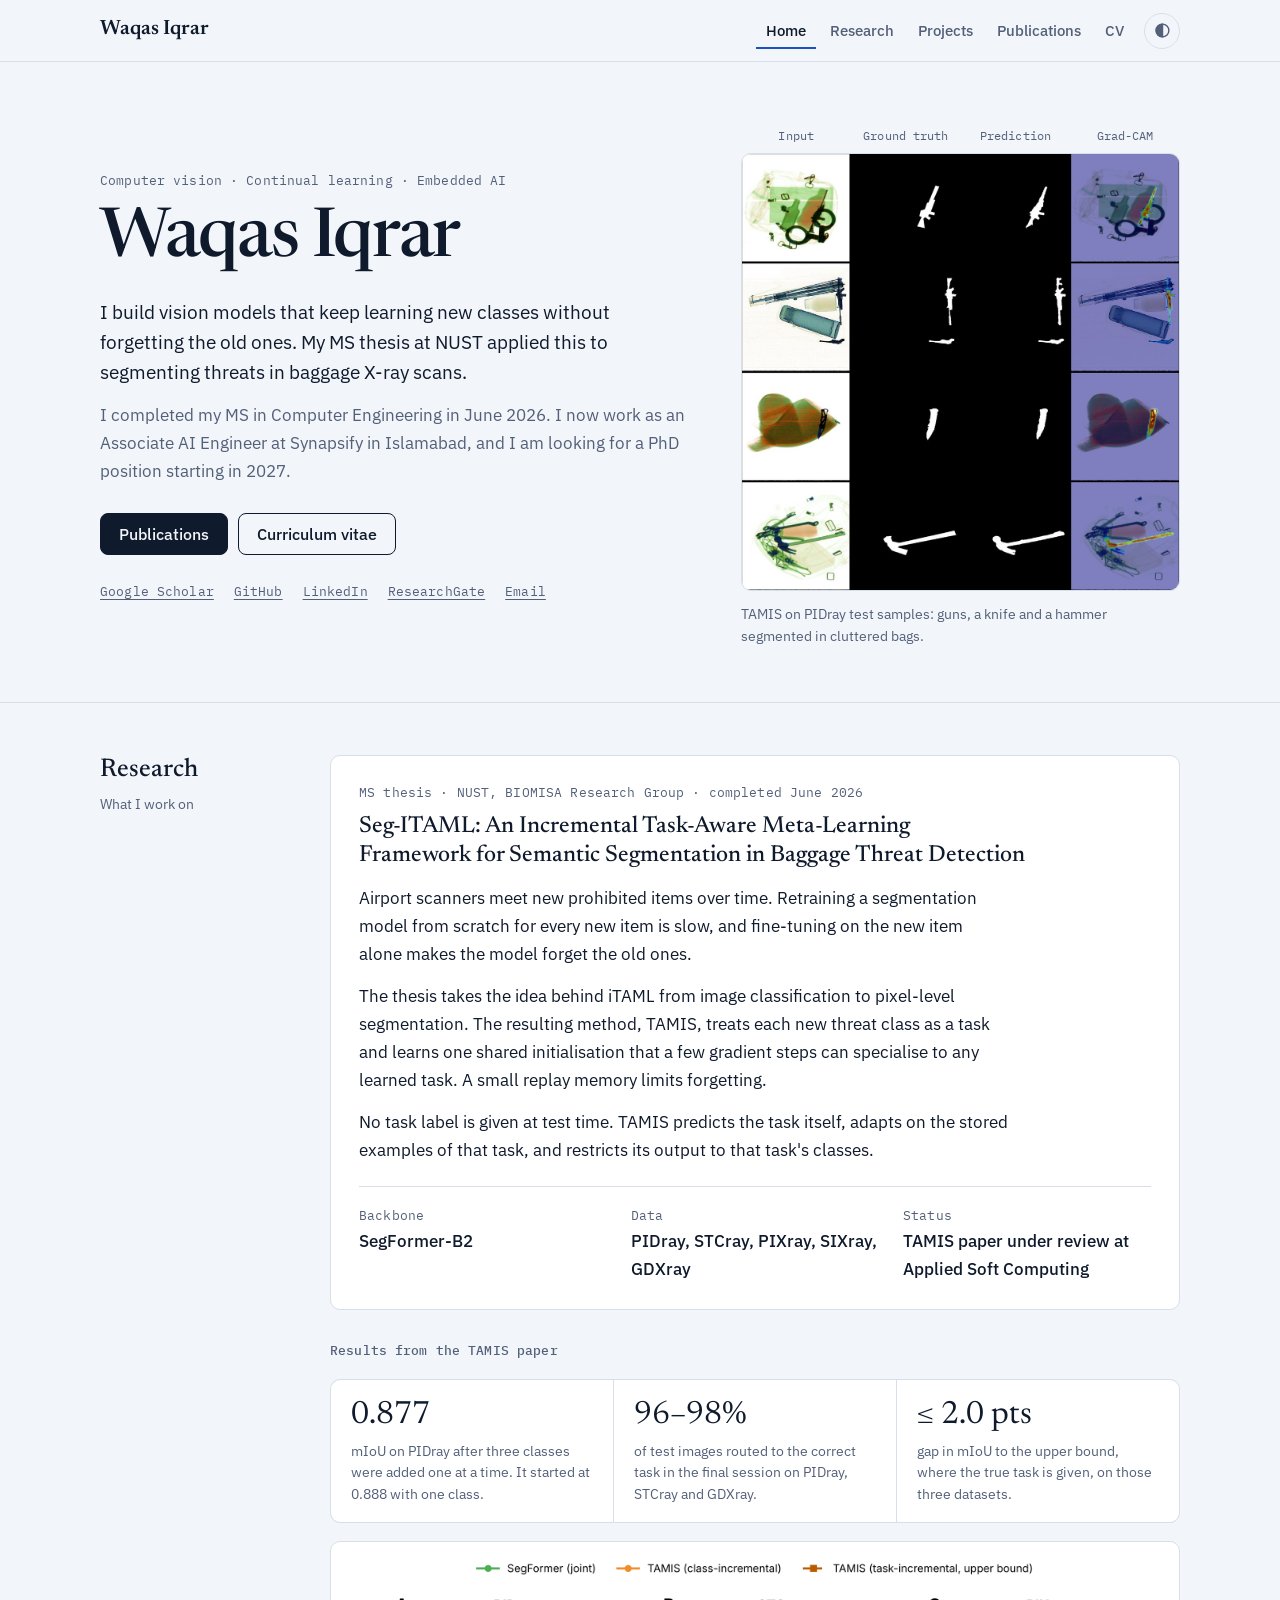
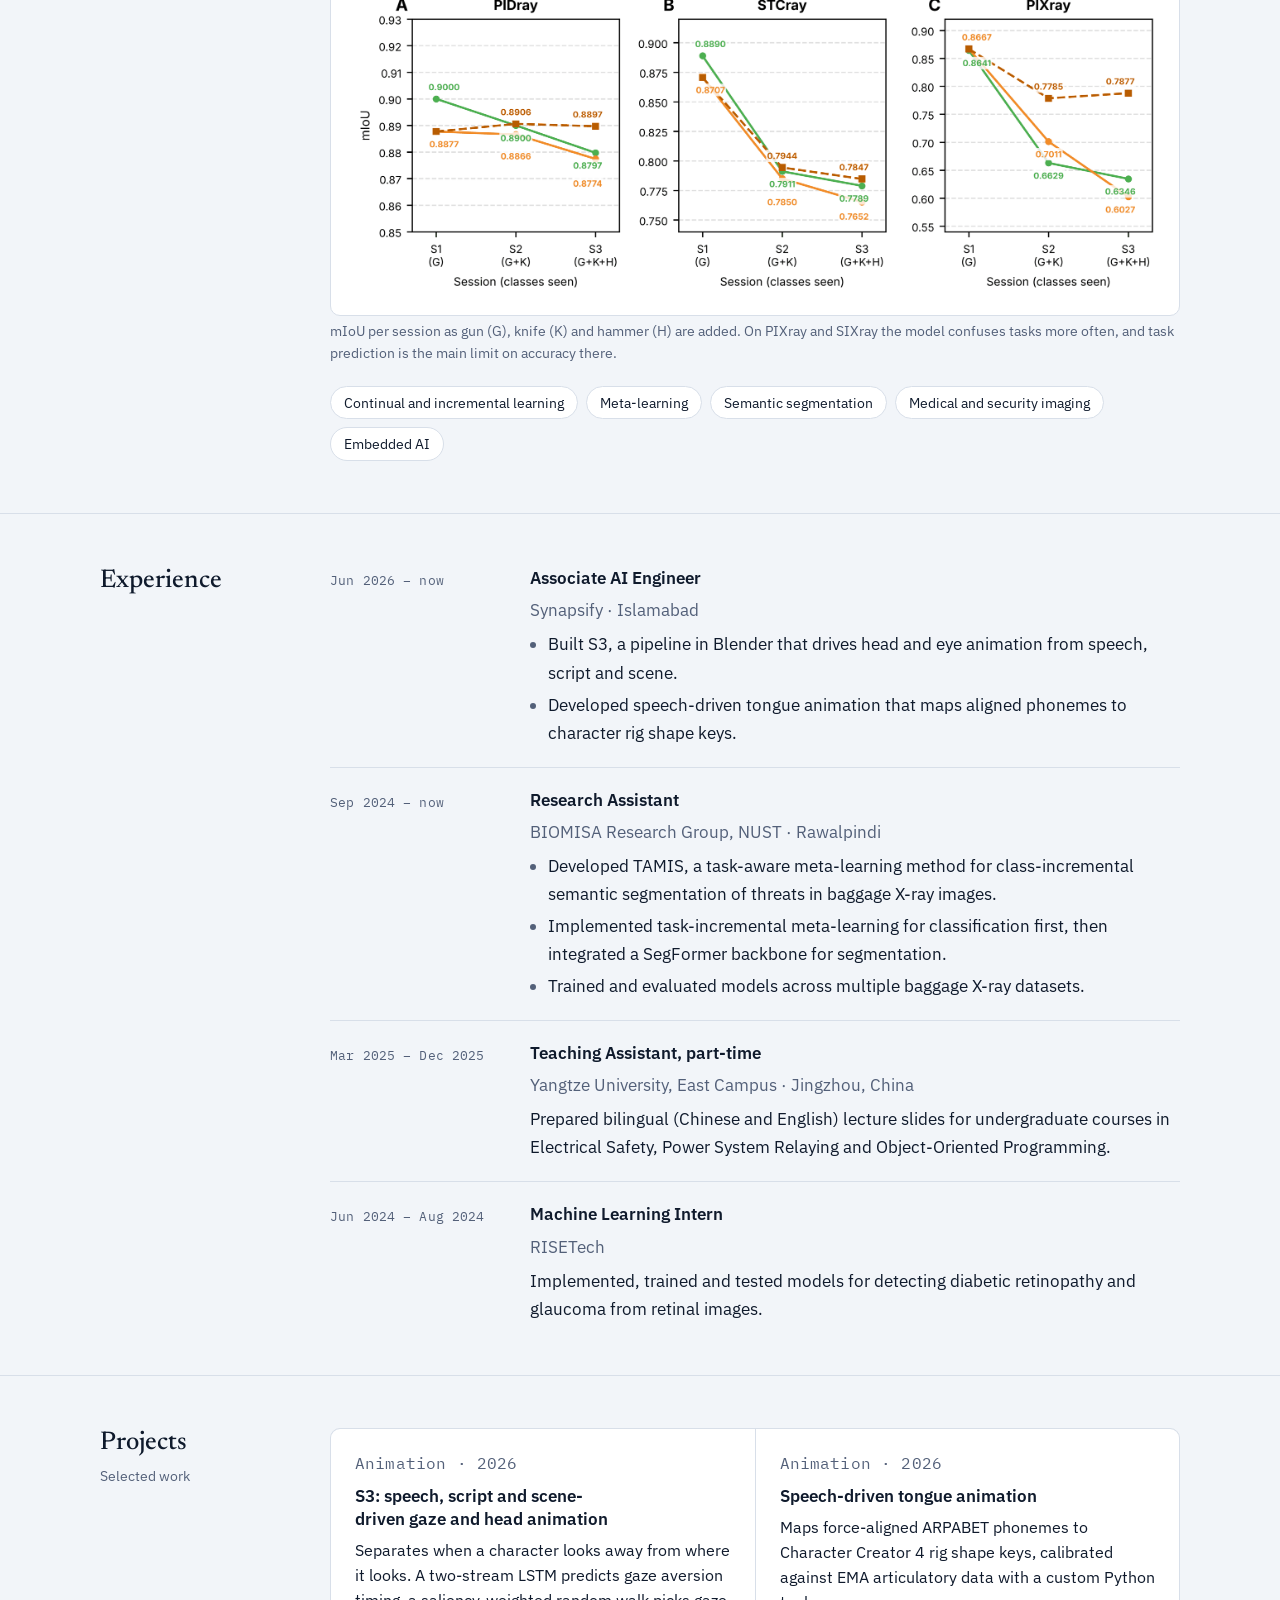
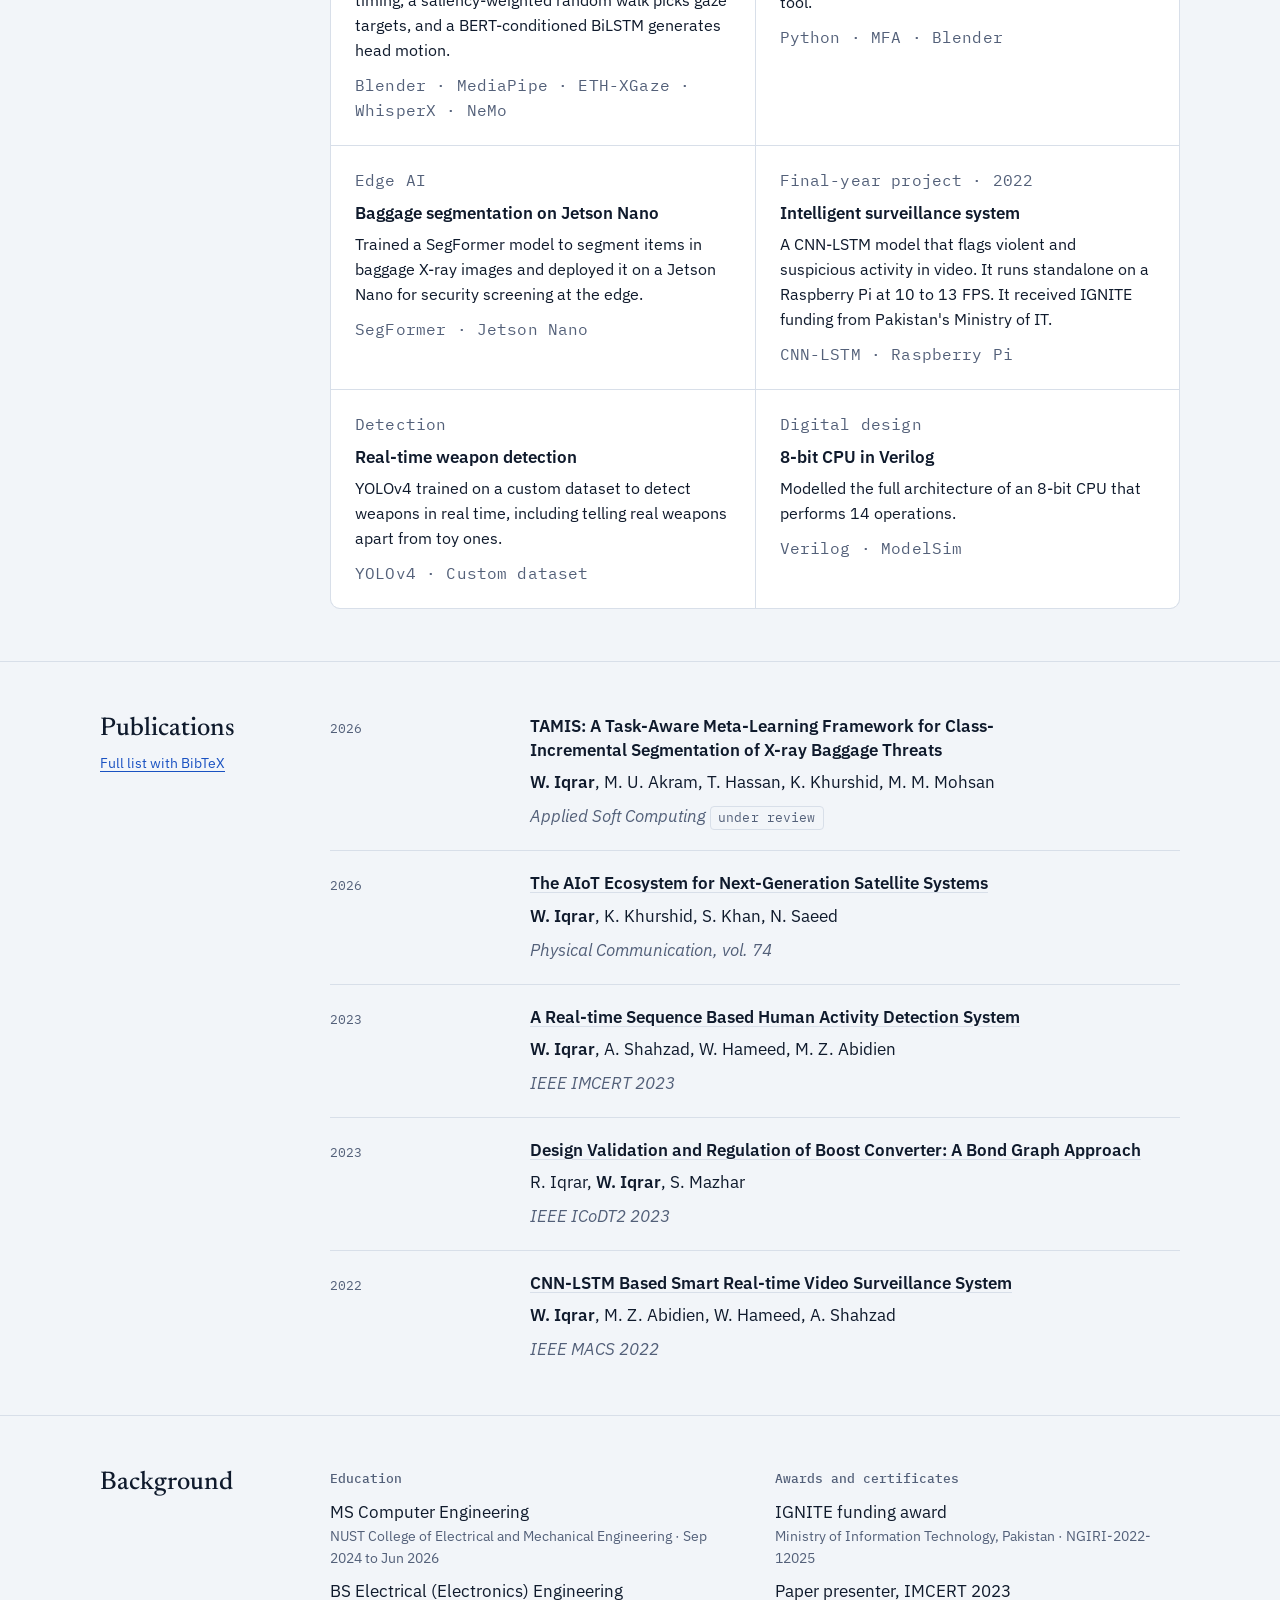
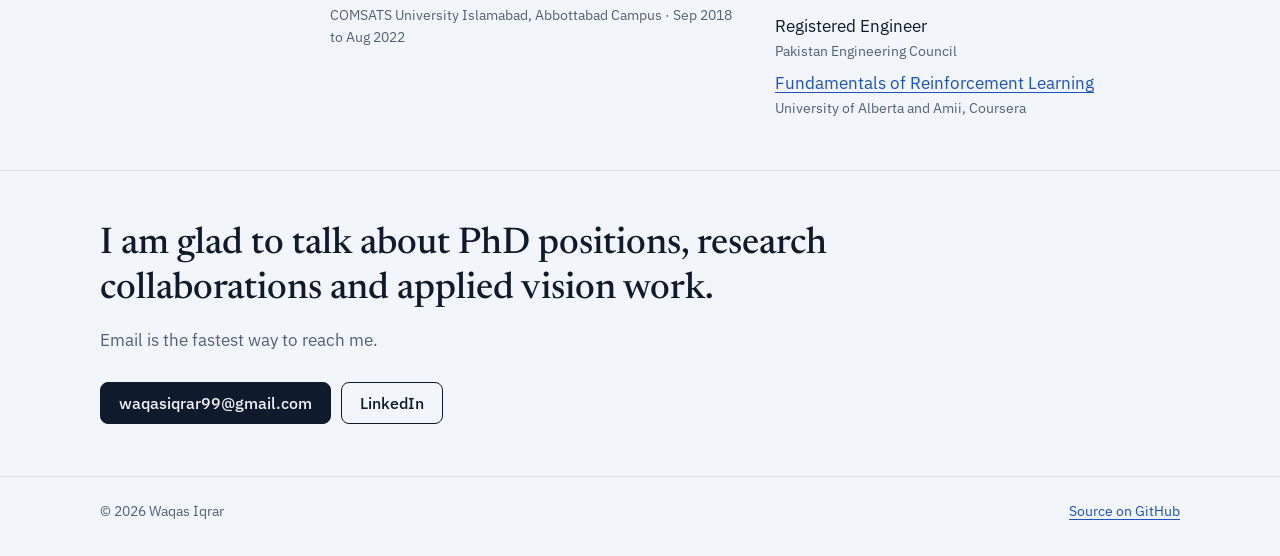
<file: index.html>
<!DOCTYPE html>
<html lang="en">
<head>
  <meta charset="UTF-8">
  <meta name="viewport" content="width=device-width, initial-scale=1">
  <title>Waqas Iqrar | Computer Vision and Continual Learning</title>
  <meta name="description" content="Waqas Iqrar is an AI engineer and researcher working on computer vision, continual and meta-learning, and embedded AI. MS Computer Engineering, NUST.">
  <link rel="canonical" href="https://iqrarwaqas.github.io/">
  <meta property="og:type" content="website">
  <meta property="og:title" content="Waqas Iqrar | Computer Vision and Continual Learning">
  <meta property="og:description" content="Research, projects and publications on continual learning, semantic segmentation and embedded AI.">
  <meta property="og:url" content="https://iqrarwaqas.github.io/">
  <meta name="theme-color" content="#0a1220">
  <link rel="icon" href="assets/favicon.svg" type="image/svg+xml">
  <script>try{var t=localStorage.getItem('theme');if(t)document.documentElement.dataset.theme=t}catch(e){}</script>
  <link rel="preconnect" href="https://fonts.googleapis.com">
  <link rel="preconnect" href="https://fonts.gstatic.com" crossorigin>
  <link rel="stylesheet" href="https://fonts.googleapis.com/css2?family=IBM+Plex+Mono:wght@400;500&family=IBM+Plex+Sans:wght@400;500;600&family=Newsreader:opsz,wght@6..72,500;6..72,600&display=swap">
  <link rel="stylesheet" href="assets/css/style.css">
  <script type="application/ld+json">
  {
    "@context": "https://schema.org",
    "@type": "Person",
    "name": "Waqas Iqrar",
    "url": "https://iqrarwaqas.github.io/",
    "jobTitle": "Associate AI Engineer",
    "worksFor": { "@type": "Organization", "name": "Synapsify" },
    "alumniOf": [
      { "@type": "CollegeOrUniversity", "name": "National University of Sciences and Technology (NUST)" },
      { "@type": "CollegeOrUniversity", "name": "COMSATS University Islamabad, Abbottabad Campus" }
    ],
    "knowsAbout": ["Computer vision", "Continual learning", "Meta-learning", "Semantic segmentation", "Embedded AI"],
    "sameAs": [
      "https://scholar.google.com/citations?user=E_lOWHUAAAAJ",
      "https://github.com/iqrarwaqas",
      "https://www.linkedin.com/in/waqasiqrar",
      "https://www.researchgate.net/profile/Waqas-Iqrar"
    ]
  }
  </script>
</head>
<body>
  <a class="skip" href="#main">Skip to content</a>

  <header class="site-header">
    <div class="wrap">
      <a class="brand" href="index.html">Waqas Iqrar</a>
      <nav class="nav" aria-label="Main">
        <a href="index.html" aria-current="page">Home</a>
        <a href="#research">Research</a>
        <a href="#projects">Projects</a>
        <a href="publications.html">Publications</a>
        <a href="cv.html">CV</a>
        <button class="theme-toggle" type="button" aria-label="Switch between light and dark theme">
          <svg viewBox="0 0 24 24" fill="none" stroke="currentColor" stroke-width="2" aria-hidden="true"><circle cx="12" cy="12" r="9"/><path d="M12 3a9 9 0 0 0 0 18z" fill="currentColor"/></svg>
        </button>
      </nav>
    </div>
  </header>

  <main id="main">
    <section class="hero">
      <div class="wrap">
        <div>
          <p class="eyebrow mono">Computer vision · Continual learning · Embedded AI</p>
          <h1>Waqas Iqrar</h1>
          <p class="lead">I build vision models that keep learning new classes without forgetting the old ones. My MS thesis at NUST applied this to segmenting threats in baggage X-ray scans.</p>
          <p class="status">I completed my MS in Computer Engineering in June 2026. I now work as an Associate AI Engineer at Synapsify in Islamabad, and I am looking for a PhD position starting in 2027.</p>
          <div class="actions">
            <a class="btn primary" href="publications.html">Publications</a>
            <a class="btn" href="cv.html">Curriculum vitae</a>
          </div>
          <ul class="links mono">
            <li><a href="https://scholar.google.com/citations?user=E_lOWHUAAAAJ&amp;hl=en" target="_blank" rel="noopener">Google Scholar</a></li>
            <li><a href="https://github.com/iqrarwaqas" target="_blank" rel="noopener">GitHub</a></li>
            <li><a href="https://www.linkedin.com/in/waqasiqrar" target="_blank" rel="noopener">LinkedIn</a></li>
            <li><a href="https://www.researchgate.net/profile/Waqas-Iqrar" target="_blank" rel="noopener">ResearchGate</a></li>
            <li><a href="mailto:waqasiqrar99@gmail.com">Email</a></li>
          </ul>
        </div>

        <figure class="hero-fig">
          <div class="cols mono" aria-hidden="true"><span>Input</span><span>Ground truth</span><span>Prediction</span><span>Grad-CAM</span></div>
          <img src="assets/img/tamis-pidray.jpg" width="1100" height="1099" alt="Four baggage X-ray scans from the PIDray test set, each shown with its ground-truth mask, the mask predicted by TAMIS, and a Grad-CAM attention map. The threats are two guns, a knife and a hammer.">
          <figcaption>TAMIS on PIDray test samples: guns, a knife and a hammer segmented in cluttered bags.</figcaption>
        </figure>
      </div>
    </section>

    <section class="section" id="research">
      <div class="wrap">
        <div class="section-label">
          <h2>Research</h2>
          <p>What I work on</p>
        </div>
        <div>
          <article class="card thesis">
            <p class="mono muted">MS thesis · NUST, BIOMISA Research Group · completed June 2026</p>
            <h3>Seg-ITAML: An Incremental Task-Aware Meta-Learning Framework for Semantic Segmentation in Baggage Threat Detection</h3>
            <div class="prose">
              <p>Airport scanners meet new prohibited items over time. Retraining a segmentation model from scratch for every new item is slow, and fine-tuning on the new item alone makes the model forget the old ones.</p>
              <p>The thesis takes the idea behind iTAML from image classification to pixel-level segmentation. The resulting method, TAMIS, treats each new threat class as a task and learns one shared initialisation that a few gradient steps can specialise to any learned task. A small replay memory limits forgetting.</p>
              <p>No task label is given at test time. TAMIS predicts the task itself, adapts on the stored examples of that task, and restricts its output to that task's classes.</p>
            </div>
            <dl class="facts">
              <div><dt class="mono">Backbone</dt><dd>SegFormer-B2</dd></div>
              <div><dt class="mono">Data</dt><dd>PIDray, STCray, PIXray, SIXray, GDXray</dd></div>
              <div><dt class="mono">Status</dt><dd>TAMIS paper under review at Applied Soft Computing</dd></div>
            </dl>
          </article>

          <div class="results">
            <h3 class="mono muted">Results from the TAMIS paper</h3>
            <dl class="stats">
              <div><dd>0.877</dd><dt>mIoU on PIDray after three classes were added one at a time. It started at 0.888 with one class.</dt></div>
              <div><dd>96–98%</dd><dt>of test images routed to the correct task in the final session on PIDray, STCray and GDXray.</dt></div>
              <div><dd>≤ 2.0 pts</dd><dt>gap in mIoU to the upper bound, where the true task is given, on those three datasets.</dt></div>
            </dl>
            <figure class="plot">
              <img src="assets/img/tamis-session-miou.png" width="2000" height="853" loading="lazy" alt="Line charts of mIoU per session on PIDray, STCray and PIXray for a jointly trained SegFormer, TAMIS in the class-incremental setting, and TAMIS with the true task given. On PIDray, TAMIS goes from 0.8877 to 0.8774 over three sessions. On STCray it goes from 0.8707 to 0.7652. On PIXray it goes from 0.8667 to 0.6027.">
              <figcaption>mIoU per session as gun (G), knife (K) and hammer (H) are added. On PIXray and SIXray the model confuses tasks more often, and task prediction is the main limit on accuracy there.</figcaption>
            </figure>
          </div>

          <ul class="chips" aria-label="Research interests">
            <li>Continual and incremental learning</li>
            <li>Meta-learning</li>
            <li>Semantic segmentation</li>
            <li>Medical and security imaging</li>
            <li>Embedded AI</li>
          </ul>
        </div>
      </div>
    </section>

    <section class="section" id="experience">
      <div class="wrap">
        <div class="section-label">
          <h2>Experience</h2>
        </div>
        <div class="rows">
          <article class="row">
            <p class="when mono">Jun 2026 – now</p>
            <div class="body">
              <h3>Associate AI Engineer</h3>
              <p class="where">Synapsify · Islamabad</p>
              <ul class="bullets">
                <li>Built S3, a pipeline in Blender that drives head and eye animation from speech, script and scene.</li>
                <li>Developed speech-driven tongue animation that maps aligned phonemes to character rig shape keys.</li>
              </ul>
            </div>
          </article>
          <article class="row">
            <p class="when mono">Sep 2024 – now</p>
            <div class="body">
              <h3>Research Assistant</h3>
              <p class="where">BIOMISA Research Group, NUST · Rawalpindi</p>
              <ul class="bullets">
                <li>Developed TAMIS, a task-aware meta-learning method for class-incremental semantic segmentation of threats in baggage X-ray images.</li>
                <li>Implemented task-incremental meta-learning for classification first, then integrated a SegFormer backbone for segmentation.</li>
                <li>Trained and evaluated models across multiple baggage X-ray datasets.</li>
              </ul>
            </div>
          </article>
          <article class="row">
            <p class="when mono">Mar 2025 – Dec 2025</p>
            <div class="body">
              <h3>Teaching Assistant, part-time</h3>
              <p class="where">Yangtze University, East Campus · Jingzhou, China</p>
              <p>Prepared bilingual (Chinese and English) lecture slides for undergraduate courses in Electrical Safety, Power System Relaying and Object-Oriented Programming.</p>
            </div>
          </article>
          <article class="row">
            <p class="when mono">Jun 2024 – Aug 2024</p>
            <div class="body">
              <h3>Machine Learning Intern</h3>
              <p class="where">RISETech</p>
              <p>Implemented, trained and tested models for detecting diabetic retinopathy and glaucoma from retinal images.</p>
            </div>
          </article>
        </div>
      </div>
    </section>

    <section class="section" id="projects">
      <div class="wrap">
        <div class="section-label">
          <h2>Projects</h2>
          <p>Selected work</p>
        </div>
        <div class="projects">
          <article class="project">
            <p class="kind mono">Animation · 2026</p>
            <h3>S3: speech, script and scene-driven gaze and head animation</h3>
            <p>Separates when a character looks away from where it looks. A two-stream LSTM predicts gaze aversion timing, a saliency-weighted random walk picks gaze targets, and a BERT-conditioned BiLSTM generates head motion.</p>
            <p class="stack mono">Blender · MediaPipe · ETH-XGaze · WhisperX · NeMo</p>
          </article>
          <article class="project">
            <p class="kind mono">Animation · 2026</p>
            <h3>Speech-driven tongue animation</h3>
            <p>Maps force-aligned ARPABET phonemes to Character Creator 4 rig shape keys, calibrated against EMA articulatory data with a custom Python tool.</p>
            <p class="stack mono">Python · MFA · Blender</p>
          </article>
          <article class="project">
            <p class="kind mono">Edge AI</p>
            <h3>Baggage segmentation on Jetson Nano</h3>
            <p>Trained a SegFormer model to segment items in baggage X-ray images and deployed it on a Jetson Nano for security screening at the edge.</p>
            <p class="stack mono">SegFormer · Jetson Nano</p>
          </article>
          <article class="project">
            <p class="kind mono">Final-year project · 2022</p>
            <h3>Intelligent surveillance system</h3>
            <p>A CNN-LSTM model that flags violent and suspicious activity in video. It runs standalone on a Raspberry Pi at 10 to 13 FPS. It received IGNITE funding from Pakistan's Ministry of IT.</p>
            <p class="stack mono">CNN-LSTM · Raspberry Pi</p>
          </article>
          <article class="project">
            <p class="kind mono">Detection</p>
            <h3>Real-time weapon detection</h3>
            <p>YOLOv4 trained on a custom dataset to detect weapons in real time, including telling real weapons apart from toy ones.</p>
            <p class="stack mono">YOLOv4 · Custom dataset</p>
          </article>
          <article class="project">
            <p class="kind mono">Digital design</p>
            <h3>8-bit CPU in Verilog</h3>
            <p>Modelled the full architecture of an 8-bit CPU that performs 14 operations.</p>
            <p class="stack mono">Verilog · ModelSim</p>
          </article>
        </div>
      </div>
    </section>

    <section class="section" id="publications">
      <div class="wrap">
        <div class="section-label">
          <h2>Publications</h2>
          <p><a href="publications.html">Full list with BibTeX</a></p>
        </div>
        <div class="rows">
          <article class="row">
            <p class="when mono">2026</p>
            <div class="body">
              <h3>TAMIS: A Task-Aware Meta-Learning Framework for Class-Incremental Segmentation of X-ray Baggage Threats</h3>
              <p class="authors"><strong>W. Iqrar</strong>, M. U. Akram, T. Hassan, K. Khurshid, M. M. Mohsan</p>
              <p class="venue">Applied Soft Computing <span class="badge mono">under review</span></p>
            </div>
          </article>
          <article class="row">
            <p class="when mono">2026</p>
            <div class="body">
              <h3><a href="https://doi.org/10.1016/j.phycom.2025.102967" target="_blank" rel="noopener">The AIoT Ecosystem for Next-Generation Satellite Systems</a></h3>
              <p class="authors"><strong>W. Iqrar</strong>, K. Khurshid, S. Khan, N. Saeed</p>
              <p class="venue">Physical Communication, vol. 74</p>
            </div>
          </article>
          <article class="row">
            <p class="when mono">2023</p>
            <div class="body">
              <h3><a href="https://ieeexplore.ieee.org/document/10075257" target="_blank" rel="noopener">A Real-time Sequence Based Human Activity Detection System</a></h3>
              <p class="authors"><strong>W. Iqrar</strong>, A. Shahzad, W. Hameed, M. Z. Abidien</p>
              <p class="venue">IEEE IMCERT 2023</p>
            </div>
          </article>
          <article class="row">
            <p class="when mono">2023</p>
            <div class="body">
              <h3><a href="https://ieeexplore.ieee.org/document/10325813" target="_blank" rel="noopener">Design Validation and Regulation of Boost Converter: A Bond Graph Approach</a></h3>
              <p class="authors">R. Iqrar, <strong>W. Iqrar</strong>, S. Mazhar</p>
              <p class="venue">IEEE ICoDT2 2023</p>
            </div>
          </article>
          <article class="row">
            <p class="when mono">2022</p>
            <div class="body">
              <h3><a href="https://ieeexplore.ieee.org/abstract/document/10023018" target="_blank" rel="noopener">CNN-LSTM Based Smart Real-time Video Surveillance System</a></h3>
              <p class="authors"><strong>W. Iqrar</strong>, M. Z. Abidien, W. Hameed, A. Shahzad</p>
              <p class="venue">IEEE MACS 2022</p>
            </div>
          </article>
        </div>
      </div>
    </section>

    <section class="section" id="background">
      <div class="wrap">
        <div class="section-label">
          <h2>Background</h2>
        </div>
        <div class="two-col">
          <div>
            <h3>Education</h3>
            <ul class="plain">
              <li>MS Computer Engineering<small>NUST College of Electrical and Mechanical Engineering · Sep 2024 to Jun 2026</small></li>
              <li>BS Electrical (Electronics) Engineering<small>COMSATS University Islamabad, Abbottabad Campus · Sep 2018 to Aug 2022</small></li>
            </ul>
          </div>
          <div>
            <h3>Awards and certificates</h3>
            <ul class="plain">
              <li>IGNITE funding award<small>Ministry of Information Technology, Pakistan · NGIRI-2022-12025</small></li>
              <li>Paper presenter, IMCERT 2023</li>
              <li>Registered Engineer<small>Pakistan Engineering Council</small></li>
              <li><a href="https://coursera.org/share/915ad25aba43e480677c01075bc962e8" target="_blank" rel="noopener">Fundamentals of Reinforcement Learning</a><small>University of Alberta and Amii, Coursera</small></li>
            </ul>
          </div>
        </div>
      </div>
    </section>

    <section class="section contact" id="contact">
      <div class="wrap">
        <h2>I am glad to talk about PhD positions, research collaborations and applied vision work.</h2>
        <p>Email is the fastest way to reach me.</p>
        <div class="actions">
          <a class="btn primary" href="mailto:waqasiqrar99@gmail.com">waqasiqrar99@gmail.com</a>
          <a class="btn" href="https://www.linkedin.com/in/waqasiqrar" target="_blank" rel="noopener">LinkedIn</a>
        </div>
      </div>
    </section>
  </main>

  <footer class="site-footer">
    <div class="wrap">
      <p>© <span id="year">2026</span> Waqas Iqrar</p>
      <p><a href="https://github.com/iqrarwaqas/iqrarwaqas.github.io" target="_blank" rel="noopener">Source on GitHub</a></p>
    </div>
  </footer>

  <script src="assets/js/main.js" defer></script>
</body>
</html>
</file>
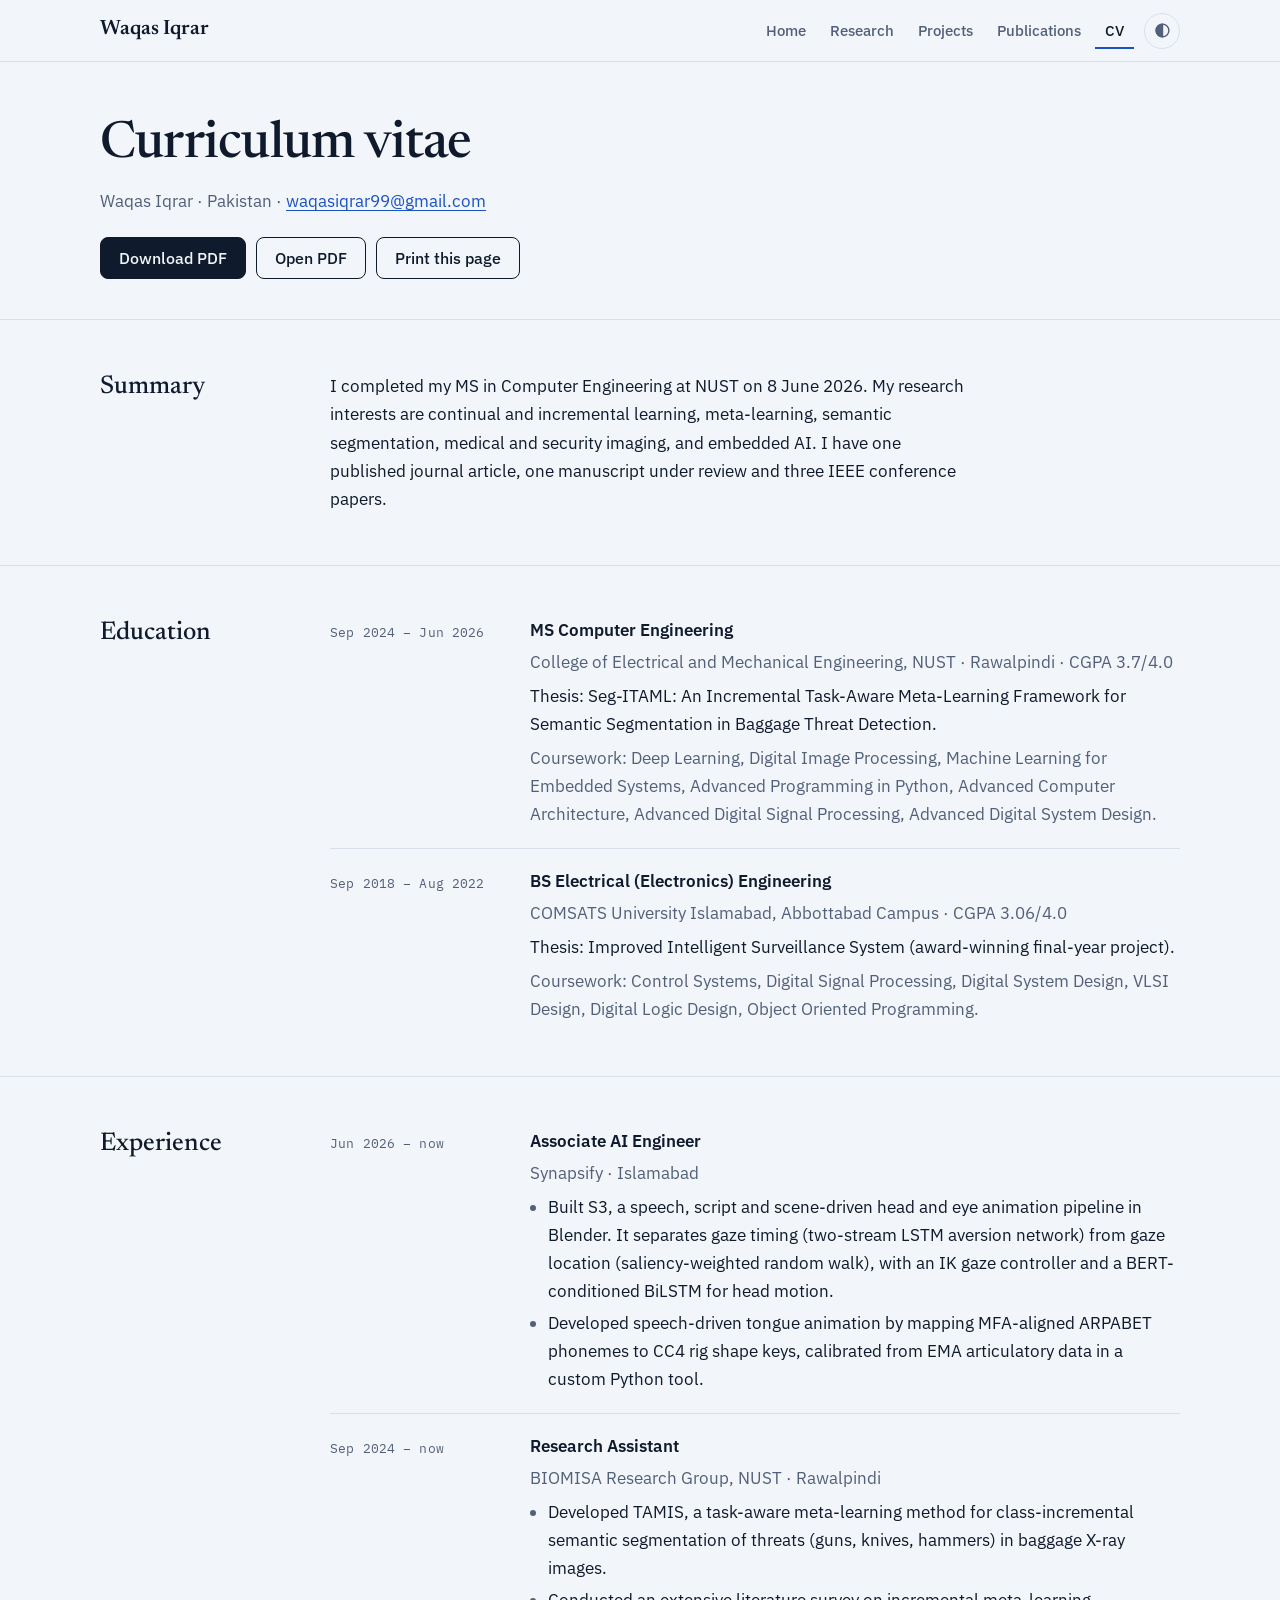
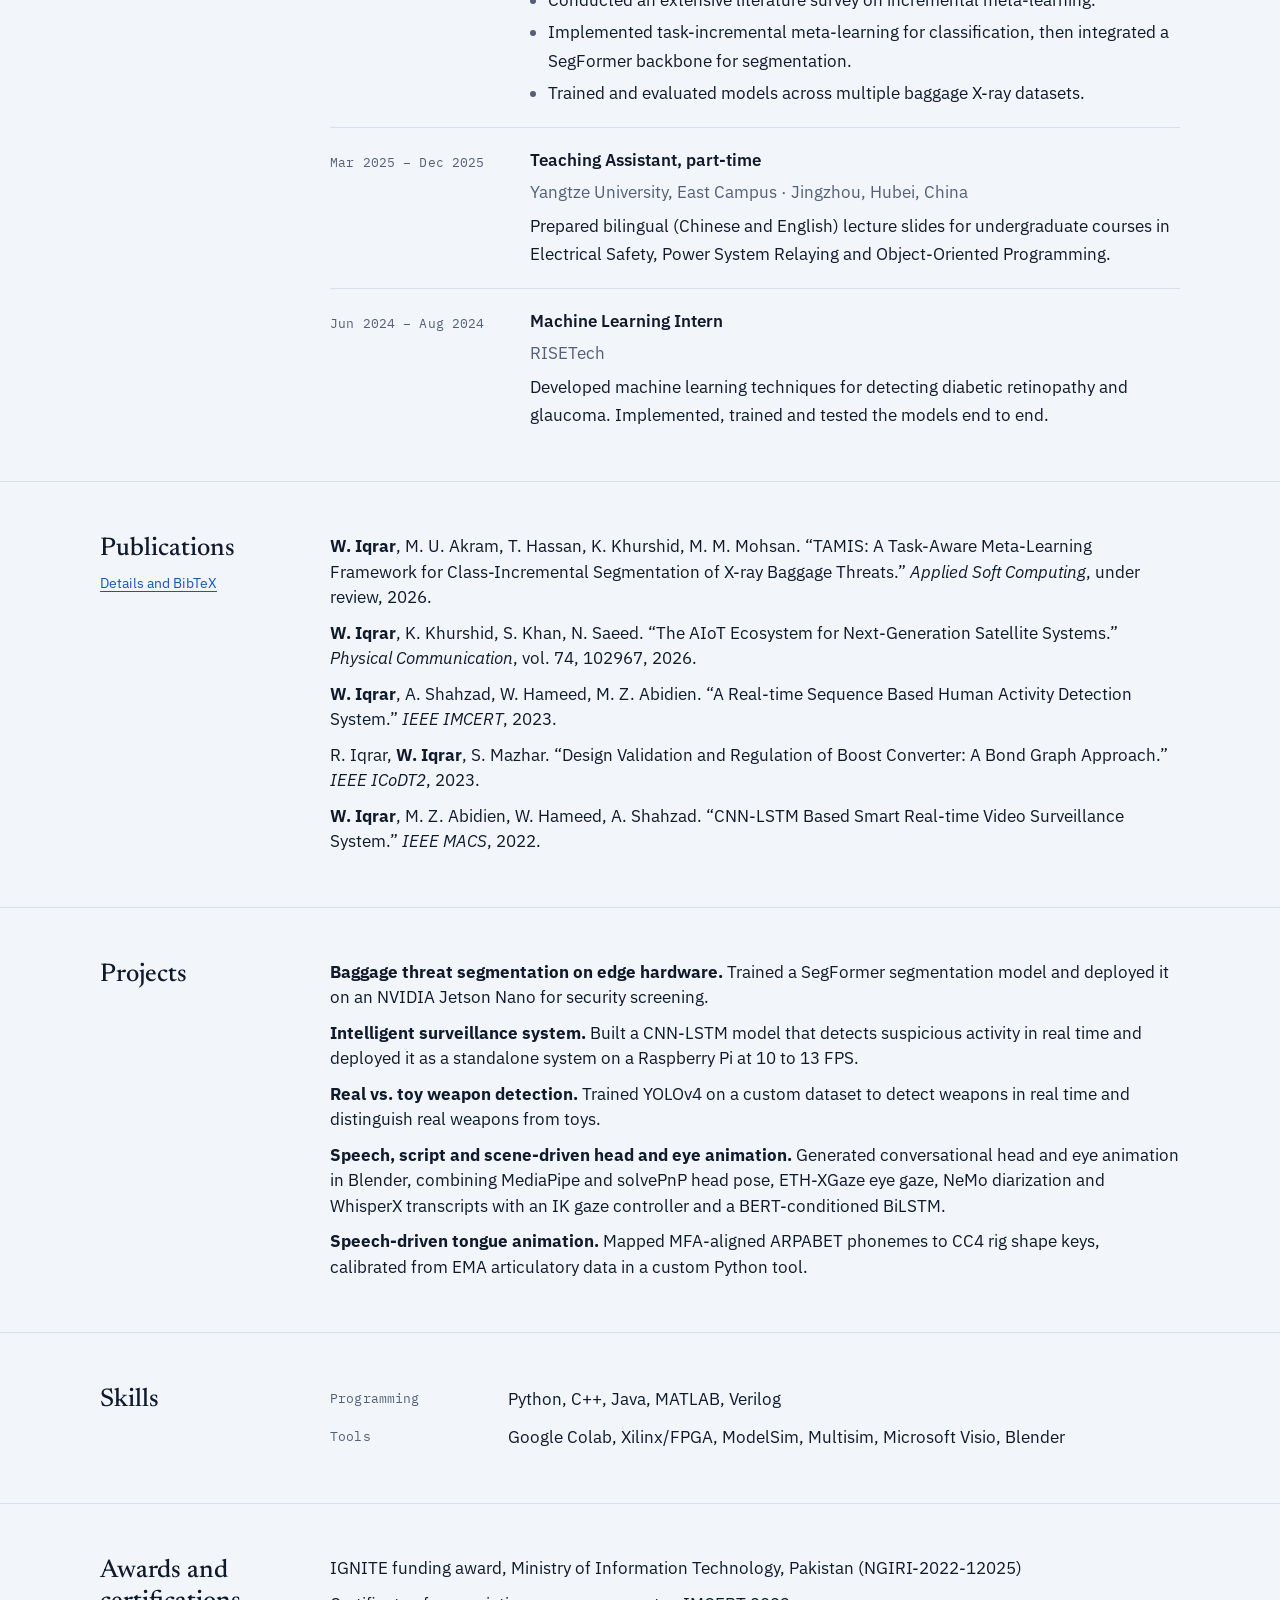
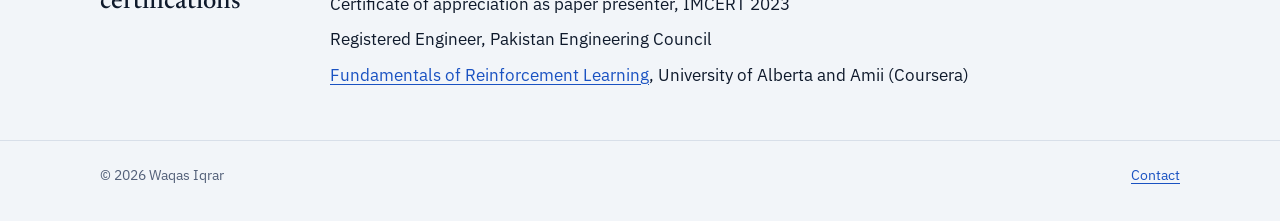
<file: cv.html>
<!DOCTYPE html>
<html lang="en">
<head>
  <meta charset="UTF-8">
  <meta name="viewport" content="width=device-width, initial-scale=1">
  <title>CV | Waqas Iqrar</title>
  <meta name="description" content="Curriculum vitae of Waqas Iqrar: education, experience, publications, projects and skills.">
  <link rel="canonical" href="https://iqrarwaqas.github.io/cv.html">
  <meta property="og:type" content="website">
  <meta property="og:title" content="CV | Waqas Iqrar">
  <meta property="og:url" content="https://iqrarwaqas.github.io/cv.html">
  <meta name="theme-color" content="#0a1220">
  <link rel="icon" href="assets/favicon.svg" type="image/svg+xml">
  <script>try{var t=localStorage.getItem('theme');if(t)document.documentElement.dataset.theme=t}catch(e){}</script>
  <link rel="preconnect" href="https://fonts.googleapis.com">
  <link rel="preconnect" href="https://fonts.gstatic.com" crossorigin>
  <link rel="stylesheet" href="https://fonts.googleapis.com/css2?family=IBM+Plex+Mono:wght@400;500&family=IBM+Plex+Sans:wght@400;500;600&family=Newsreader:opsz,wght@6..72,500;6..72,600&display=swap">
  <link rel="stylesheet" href="assets/css/style.css">
</head>
<body>
  <a class="skip" href="#main">Skip to content</a>

  <header class="site-header">
    <div class="wrap">
      <a class="brand" href="index.html">Waqas Iqrar</a>
      <nav class="nav" aria-label="Main">
        <a href="index.html">Home</a>
        <a href="index.html#research">Research</a>
        <a href="index.html#projects">Projects</a>
        <a href="publications.html">Publications</a>
        <a href="cv.html" aria-current="page">CV</a>
        <button class="theme-toggle" type="button" aria-label="Switch between light and dark theme">
          <svg viewBox="0 0 24 24" fill="none" stroke="currentColor" stroke-width="2" aria-hidden="true"><circle cx="12" cy="12" r="9"/><path d="M12 3a9 9 0 0 0 0 18z" fill="currentColor"/></svg>
        </button>
      </nav>
    </div>
  </header>

  <main id="main">
    <div class="page-head">
      <div class="wrap">
        <h1>Curriculum vitae</h1>
        <p>Waqas Iqrar · Pakistan · <a href="mailto:waqasiqrar99@gmail.com">waqasiqrar99@gmail.com</a></p>
        <div class="actions">
          <a class="btn primary" href="assets/WaqasIqrar_CV.pdf" download>Download PDF</a>
          <a class="btn" href="assets/WaqasIqrar_CV.pdf" target="_blank" rel="noopener">Open PDF</a>
          <button class="btn" type="button" onclick="window.print()">Print this page</button>
        </div>
      </div>
    </div>

    <section class="section">
      <div class="wrap">
        <div class="section-label"><h2>Summary</h2></div>
        <div class="prose">
          <p>I completed my MS in Computer Engineering at NUST on 8 June 2026. My research interests are continual and incremental learning, meta-learning, semantic segmentation, medical and security imaging, and embedded AI. I have one published journal article, one manuscript under review and three IEEE conference papers.</p>
        </div>
      </div>
    </section>

    <section class="section">
      <div class="wrap">
        <div class="section-label"><h2>Education</h2></div>
        <div class="rows">
          <article class="row">
            <p class="when mono">Sep 2024 – Jun 2026</p>
            <div class="body">
              <h3>MS Computer Engineering</h3>
              <p class="where">College of Electrical and Mechanical Engineering, NUST · Rawalpindi · CGPA 3.7/4.0</p>
              <p>Thesis: Seg-ITAML: An Incremental Task-Aware Meta-Learning Framework for Semantic Segmentation in Baggage Threat Detection.</p>
              <p class="muted">Coursework: Deep Learning, Digital Image Processing, Machine Learning for Embedded Systems, Advanced Programming in Python, Advanced Computer Architecture, Advanced Digital Signal Processing, Advanced Digital System Design.</p>
            </div>
          </article>
          <article class="row">
            <p class="when mono">Sep 2018 – Aug 2022</p>
            <div class="body">
              <h3>BS Electrical (Electronics) Engineering</h3>
              <p class="where">COMSATS University Islamabad, Abbottabad Campus · CGPA 3.06/4.0</p>
              <p>Thesis: Improved Intelligent Surveillance System (award-winning final-year project).</p>
              <p class="muted">Coursework: Control Systems, Digital Signal Processing, Digital System Design, VLSI Design, Digital Logic Design, Object Oriented Programming.</p>
            </div>
          </article>
        </div>
      </div>
    </section>

    <section class="section">
      <div class="wrap">
        <div class="section-label"><h2>Experience</h2></div>
        <div class="rows">
          <article class="row">
            <p class="when mono">Jun 2026 – now</p>
            <div class="body">
              <h3>Associate AI Engineer</h3>
              <p class="where">Synapsify · Islamabad</p>
              <ul class="bullets">
                <li>Built S3, a speech, script and scene-driven head and eye animation pipeline in Blender. It separates gaze timing (two-stream LSTM aversion network) from gaze location (saliency-weighted random walk), with an IK gaze controller and a BERT-conditioned BiLSTM for head motion.</li>
                <li>Developed speech-driven tongue animation by mapping MFA-aligned ARPABET phonemes to CC4 rig shape keys, calibrated from EMA articulatory data in a custom Python tool.</li>
              </ul>
            </div>
          </article>
          <article class="row">
            <p class="when mono">Sep 2024 – now</p>
            <div class="body">
              <h3>Research Assistant</h3>
              <p class="where">BIOMISA Research Group, NUST · Rawalpindi</p>
              <ul class="bullets">
                <li>Developed TAMIS, a task-aware meta-learning method for class-incremental semantic segmentation of threats (guns, knives, hammers) in baggage X-ray images.</li>
                <li>Conducted an extensive literature survey on incremental meta-learning.</li>
                <li>Implemented task-incremental meta-learning for classification, then integrated a SegFormer backbone for segmentation.</li>
                <li>Trained and evaluated models across multiple baggage X-ray datasets.</li>
              </ul>
            </div>
          </article>
          <article class="row">
            <p class="when mono">Mar 2025 – Dec 2025</p>
            <div class="body">
              <h3>Teaching Assistant, part-time</h3>
              <p class="where">Yangtze University, East Campus · Jingzhou, Hubei, China</p>
              <p>Prepared bilingual (Chinese and English) lecture slides for undergraduate courses in Electrical Safety, Power System Relaying and Object-Oriented Programming.</p>
            </div>
          </article>
          <article class="row">
            <p class="when mono">Jun 2024 – Aug 2024</p>
            <div class="body">
              <h3>Machine Learning Intern</h3>
              <p class="where">RISETech</p>
              <p>Developed machine learning techniques for detecting diabetic retinopathy and glaucoma. Implemented, trained and tested the models end to end.</p>
            </div>
          </article>
        </div>
      </div>
    </section>

    <section class="section">
      <div class="wrap">
        <div class="section-label">
          <h2>Publications</h2>
          <p><a href="publications.html">Details and BibTeX</a></p>
        </div>
        <ol class="plain">
          <li><strong>W. Iqrar</strong>, M. U. Akram, T. Hassan, K. Khurshid, M. M. Mohsan. “TAMIS: A Task-Aware Meta-Learning Framework for Class-Incremental Segmentation of X-ray Baggage Threats.” <em>Applied Soft Computing</em>, under review, 2026.</li>
          <li><strong>W. Iqrar</strong>, K. Khurshid, S. Khan, N. Saeed. “The AIoT Ecosystem for Next-Generation Satellite Systems.” <em>Physical Communication</em>, vol. 74, 102967, 2026.</li>
          <li><strong>W. Iqrar</strong>, A. Shahzad, W. Hameed, M. Z. Abidien. “A Real-time Sequence Based Human Activity Detection System.” <em>IEEE IMCERT</em>, 2023.</li>
          <li>R. Iqrar, <strong>W. Iqrar</strong>, S. Mazhar. “Design Validation and Regulation of Boost Converter: A Bond Graph Approach.” <em>IEEE ICoDT2</em>, 2023.</li>
          <li><strong>W. Iqrar</strong>, M. Z. Abidien, W. Hameed, A. Shahzad. “CNN-LSTM Based Smart Real-time Video Surveillance System.” <em>IEEE MACS</em>, 2022.</li>
        </ol>
      </div>
    </section>

    <section class="section">
      <div class="wrap">
        <div class="section-label"><h2>Projects</h2></div>
        <ul class="plain">
          <li><strong>Baggage threat segmentation on edge hardware.</strong> Trained a SegFormer segmentation model and deployed it on an NVIDIA Jetson Nano for security screening.</li>
          <li><strong>Intelligent surveillance system.</strong> Built a CNN-LSTM model that detects suspicious activity in real time and deployed it as a standalone system on a Raspberry Pi at 10 to 13 FPS.</li>
          <li><strong>Real vs. toy weapon detection.</strong> Trained YOLOv4 on a custom dataset to detect weapons in real time and distinguish real weapons from toys.</li>
          <li><strong>Speech, script and scene-driven head and eye animation.</strong> Generated conversational head and eye animation in Blender, combining MediaPipe and solvePnP head pose, ETH-XGaze eye gaze, NeMo diarization and WhisperX transcripts with an IK gaze controller and a BERT-conditioned BiLSTM.</li>
          <li><strong>Speech-driven tongue animation.</strong> Mapped MFA-aligned ARPABET phonemes to CC4 rig shape keys, calibrated from EMA articulatory data in a custom Python tool.</li>
        </ul>
      </div>
    </section>

    <section class="section">
      <div class="wrap">
        <div class="section-label"><h2>Skills</h2></div>
        <dl class="skills">
          <div><dt class="mono">Programming</dt><dd>Python, C++, Java, MATLAB, Verilog</dd></div>
          <div><dt class="mono">Tools</dt><dd>Google Colab, Xilinx/FPGA, ModelSim, Multisim, Microsoft Visio, Blender</dd></div>
        </dl>
      </div>
    </section>

    <section class="section">
      <div class="wrap">
        <div class="section-label"><h2>Awards and certifications</h2></div>
        <ul class="plain">
          <li>IGNITE funding award, Ministry of Information Technology, Pakistan (NGIRI-2022-12025)</li>
          <li>Certificate of appreciation as paper presenter, IMCERT 2023</li>
          <li>Registered Engineer, Pakistan Engineering Council</li>
          <li><a href="https://coursera.org/share/915ad25aba43e480677c01075bc962e8" target="_blank" rel="noopener">Fundamentals of Reinforcement Learning</a>, University of Alberta and Amii (Coursera)</li>
        </ul>
      </div>
    </section>
  </main>

  <footer class="site-footer">
    <div class="wrap">
      <p>© <span id="year">2026</span> Waqas Iqrar</p>
      <p><a href="index.html#contact">Contact</a></p>
    </div>
  </footer>

  <script src="assets/js/main.js" defer></script>
</body>
</html>
</file>
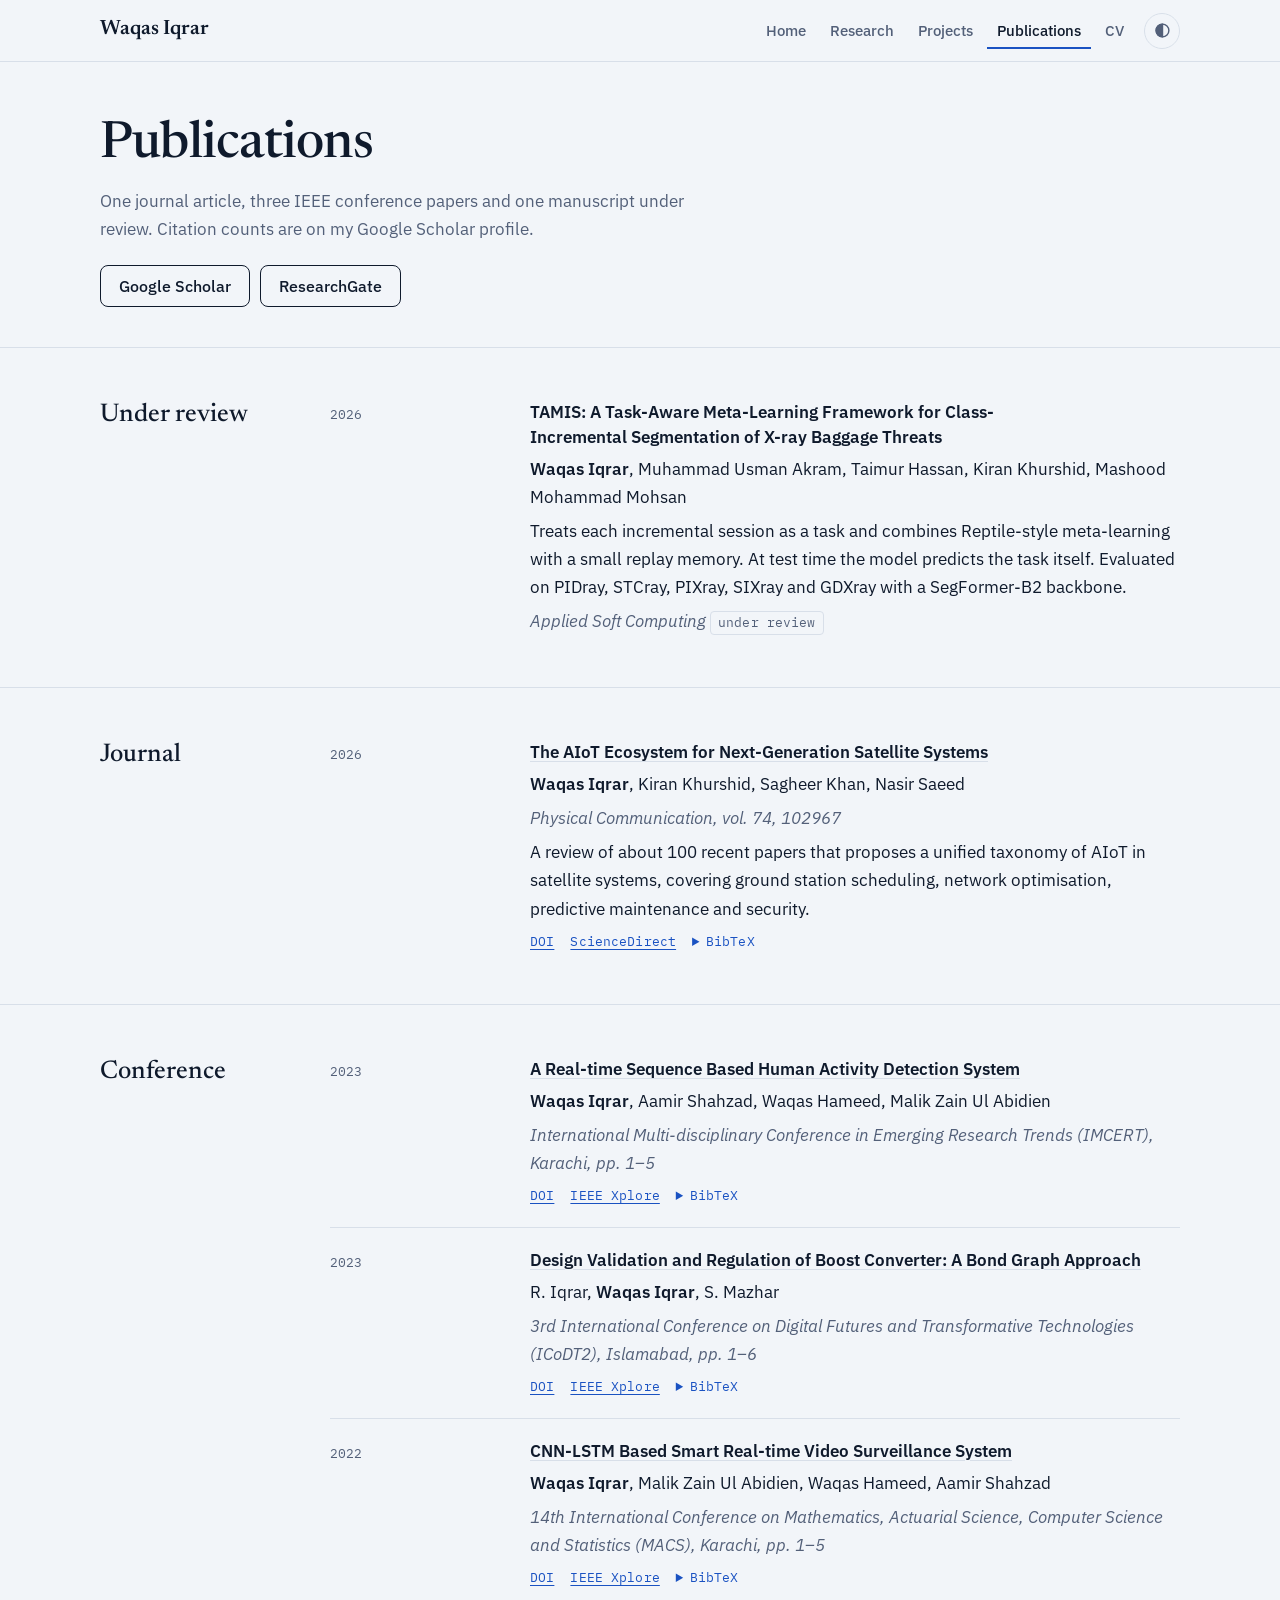
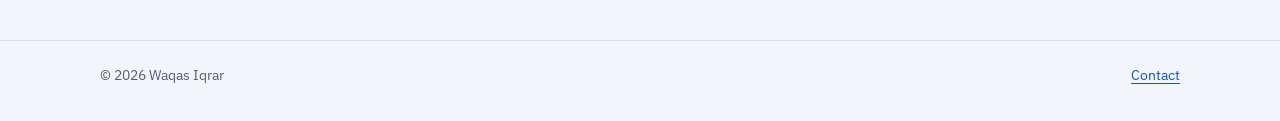
<file: publications.html>
<!DOCTYPE html>
<html lang="en">
<head>
  <meta charset="UTF-8">
  <meta name="viewport" content="width=device-width, initial-scale=1">
  <title>Publications | Waqas Iqrar</title>
  <meta name="description" content="Journal and conference publications by Waqas Iqrar, with DOI links and BibTeX.">
  <link rel="canonical" href="https://iqrarwaqas.github.io/publications.html">
  <meta property="og:type" content="website">
  <meta property="og:title" content="Publications | Waqas Iqrar">
  <meta property="og:url" content="https://iqrarwaqas.github.io/publications.html">
  <meta name="theme-color" content="#0a1220">
  <link rel="icon" href="assets/favicon.svg" type="image/svg+xml">
  <script>try{var t=localStorage.getItem('theme');if(t)document.documentElement.dataset.theme=t}catch(e){}</script>
  <link rel="preconnect" href="https://fonts.googleapis.com">
  <link rel="preconnect" href="https://fonts.gstatic.com" crossorigin>
  <link rel="stylesheet" href="https://fonts.googleapis.com/css2?family=IBM+Plex+Mono:wght@400;500&family=IBM+Plex+Sans:wght@400;500;600&family=Newsreader:opsz,wght@6..72,500;6..72,600&display=swap">
  <link rel="stylesheet" href="assets/css/style.css">
</head>
<body>
  <a class="skip" href="#main">Skip to content</a>

  <header class="site-header">
    <div class="wrap">
      <a class="brand" href="index.html">Waqas Iqrar</a>
      <nav class="nav" aria-label="Main">
        <a href="index.html">Home</a>
        <a href="index.html#research">Research</a>
        <a href="index.html#projects">Projects</a>
        <a href="publications.html" aria-current="page">Publications</a>
        <a href="cv.html">CV</a>
        <button class="theme-toggle" type="button" aria-label="Switch between light and dark theme">
          <svg viewBox="0 0 24 24" fill="none" stroke="currentColor" stroke-width="2" aria-hidden="true"><circle cx="12" cy="12" r="9"/><path d="M12 3a9 9 0 0 0 0 18z" fill="currentColor"/></svg>
        </button>
      </nav>
    </div>
  </header>

  <main id="main">
    <div class="page-head">
      <div class="wrap">
        <h1>Publications</h1>
        <p>One journal article, three IEEE conference papers and one manuscript under review. Citation counts are on my Google Scholar profile.</p>
        <div class="actions">
          <a class="btn" href="https://scholar.google.com/citations?user=E_lOWHUAAAAJ&amp;hl=en" target="_blank" rel="noopener">Google Scholar</a>
          <a class="btn" href="https://www.researchgate.net/profile/Waqas-Iqrar" target="_blank" rel="noopener">ResearchGate</a>
        </div>
      </div>
    </div>

    <section class="section">
      <div class="wrap">
        <div class="section-label">
          <h2>Under review</h2>
        </div>
        <div class="rows">
          <article class="row">
            <p class="when mono">2026</p>
            <div class="body">
              <h3>TAMIS: A Task-Aware Meta-Learning Framework for Class-Incremental Segmentation of X-ray Baggage Threats</h3>
              <p class="authors"><strong>Waqas Iqrar</strong>, Muhammad Usman Akram, Taimur Hassan, Kiran Khurshid, Mashood Mohammad Mohsan</p>
              <p>Treats each incremental session as a task and combines Reptile-style meta-learning with a small replay memory. At test time the model predicts the task itself. Evaluated on PIDray, STCray, PIXray, SIXray and GDXray with a SegFormer-B2 backbone.</p>
              <p class="venue">Applied Soft Computing <span class="badge mono">under review</span></p>
            </div>
          </article>
        </div>
      </div>
    </section>

    <section class="section">
      <div class="wrap">
        <div class="section-label">
          <h2>Journal</h2>
        </div>
        <div class="rows">
          <article class="row">
            <p class="when mono">2026</p>
            <div class="body">
              <h3><a href="https://doi.org/10.1016/j.phycom.2025.102967" target="_blank" rel="noopener">The AIoT Ecosystem for Next-Generation Satellite Systems</a></h3>
              <p class="authors"><strong>Waqas Iqrar</strong>, Kiran Khurshid, Sagheer Khan, Nasir Saeed</p>
              <p class="venue">Physical Communication, vol. 74, 102967</p>
              <p>A review of about 100 recent papers that proposes a unified taxonomy of AIoT in satellite systems, covering ground station scheduling, network optimisation, predictive maintenance and security.</p>
              <div class="pub-links mono">
                <a href="https://doi.org/10.1016/j.phycom.2025.102967" target="_blank" rel="noopener">DOI</a>
                <a href="https://www.sciencedirect.com/science/article/pii/S1874490725003702" target="_blank" rel="noopener">ScienceDirect</a>
                <details class="bib">
                  <summary>BibTeX</summary>
                  <div class="bibbox">
<pre>@article{iqrar2026aiot,
  title   = {The AIoT ecosystem for next-generation satellite systems},
  author  = {Iqrar, Waqas and Khurshid, Kiran and Khan, Sagheer and Saeed, Nasir},
  journal = {Physical Communication},
  volume  = {74},
  pages   = {102967},
  year    = {2026},
  doi     = {10.1016/j.phycom.2025.102967}
}</pre>
                    <button class="copy" type="button">Copy BibTeX</button>
                  </div>
                </details>
              </div>
            </div>
          </article>
        </div>
      </div>
    </section>

    <section class="section">
      <div class="wrap">
        <div class="section-label">
          <h2>Conference</h2>
        </div>
        <div class="rows">
          <article class="row">
            <p class="when mono">2023</p>
            <div class="body">
              <h3><a href="https://ieeexplore.ieee.org/document/10075257" target="_blank" rel="noopener">A Real-time Sequence Based Human Activity Detection System</a></h3>
              <p class="authors"><strong>Waqas Iqrar</strong>, Aamir Shahzad, Waqas Hameed, Malik Zain Ul Abidien</p>
              <p class="venue">International Multi-disciplinary Conference in Emerging Research Trends (IMCERT), Karachi, pp. 1–5</p>
              <div class="pub-links mono">
                <a href="https://doi.org/10.1109/IMCERT57083.2023.10075257" target="_blank" rel="noopener">DOI</a>
                <a href="https://ieeexplore.ieee.org/document/10075257" target="_blank" rel="noopener">IEEE Xplore</a>
                <details class="bib">
                  <summary>BibTeX</summary>
                  <div class="bibbox">
<pre>@inproceedings{iqrar2023activity,
  title     = {A Real-time Sequence Based Human Activity Detection System},
  author    = {Iqrar, Waqas and Shahzad, Aamir and Hameed, Waqas and Abidien, Malik Zain Ul},
  booktitle = {2023 International Multi-disciplinary Conference in Emerging Research Trends (IMCERT)},
  pages     = {1--5},
  year      = {2023},
  doi       = {10.1109/IMCERT57083.2023.10075257}
}</pre>
                    <button class="copy" type="button">Copy BibTeX</button>
                  </div>
                </details>
              </div>
            </div>
          </article>

          <article class="row">
            <p class="when mono">2023</p>
            <div class="body">
              <h3><a href="https://ieeexplore.ieee.org/document/10325813" target="_blank" rel="noopener">Design Validation and Regulation of Boost Converter: A Bond Graph Approach</a></h3>
              <p class="authors">R. Iqrar, <strong>Waqas Iqrar</strong>, S. Mazhar</p>
              <p class="venue">3rd International Conference on Digital Futures and Transformative Technologies (ICoDT2), Islamabad, pp. 1–6</p>
              <div class="pub-links mono">
                <a href="https://doi.org/10.1109/ICoDT259378.2023.10325813" target="_blank" rel="noopener">DOI</a>
                <a href="https://ieeexplore.ieee.org/document/10325813" target="_blank" rel="noopener">IEEE Xplore</a>
                <details class="bib">
                  <summary>BibTeX</summary>
                  <div class="bibbox">
<pre>@inproceedings{iqrar2023boost,
  title     = {Design Validation and Regulation of Boost Converter: A Bond Graph Approach},
  author    = {Iqrar, R. and Iqrar, Waqas and Mazhar, S.},
  booktitle = {2023 3rd International Conference on Digital Futures and Transformative Technologies (ICoDT2)},
  pages     = {1--6},
  year      = {2023},
  doi       = {10.1109/ICoDT259378.2023.10325813}
}</pre>
                    <button class="copy" type="button">Copy BibTeX</button>
                  </div>
                </details>
              </div>
            </div>
          </article>

          <article class="row">
            <p class="when mono">2022</p>
            <div class="body">
              <h3><a href="https://ieeexplore.ieee.org/abstract/document/10023018" target="_blank" rel="noopener">CNN-LSTM Based Smart Real-time Video Surveillance System</a></h3>
              <p class="authors"><strong>Waqas Iqrar</strong>, Malik Zain Ul Abidien, Waqas Hameed, Aamir Shahzad</p>
              <p class="venue">14th International Conference on Mathematics, Actuarial Science, Computer Science and Statistics (MACS), Karachi, pp. 1–5</p>
              <div class="pub-links mono">
                <a href="https://doi.org/10.1109/MACS56771.2022.10023018" target="_blank" rel="noopener">DOI</a>
                <a href="https://ieeexplore.ieee.org/abstract/document/10023018" target="_blank" rel="noopener">IEEE Xplore</a>
                <details class="bib">
                  <summary>BibTeX</summary>
                  <div class="bibbox">
<pre>@inproceedings{iqrar2022cnnlstm,
  title     = {CNN-LSTM Based Smart Real-time Video Surveillance System},
  author    = {Iqrar, Waqas and Abidien, Malik Zain Ul and Hameed, Waqas and Shahzad, Aamir},
  booktitle = {2022 14th International Conference on Mathematics, Actuarial Science, Computer Science and Statistics (MACS)},
  pages     = {1--5},
  year      = {2022},
  doi       = {10.1109/MACS56771.2022.10023018}
}</pre>
                    <button class="copy" type="button">Copy BibTeX</button>
                  </div>
                </details>
              </div>
            </div>
          </article>
        </div>
      </div>
    </section>
  </main>

  <footer class="site-footer">
    <div class="wrap">
      <p>© <span id="year">2026</span> Waqas Iqrar</p>
      <p><a href="index.html#contact">Contact</a></p>
    </div>
  </footer>

  <script src="assets/js/main.js" defer></script>
</body>
</html>
</file>
<file: assets/css/style.css>
/* Waqas Iqrar — portfolio
   Layout idea: a quiet lightbox page. Each section is a labelled row
   (label rail on the left, content on the right). Colour comes from the
   pseudo-colour palette of baggage X-ray scanners and is used sparingly. */

:root {
  --bg: #f2f5f9;
  --surface: #ffffff;
  --ink: #0f1a2c;
  --muted: #536079;
  --line: #d8dfe9;
  --accent: #1a52c2;        /* scanner blue: dense material */
  --accent-soft: #e6eefc;
  --organic: #c9620f;       /* scanner orange: organic material */
  --mixed: #1f8a5b;         /* scanner green: mixed material */
  --threat: #c9305a;
  --scan-bg: #0a1220;

  --font-display: "Newsreader", "Iowan Old Style", Georgia, serif;
  --font-body: "IBM Plex Sans", "Segoe UI", system-ui, sans-serif;
  --font-mono: "IBM Plex Mono", ui-monospace, "Cascadia Mono", Consolas, monospace;

  --wrap: 1080px;
  --rail: 190px;
  --radius: 10px;
}

@media (prefers-color-scheme: dark) {
  :root:not([data-theme="light"]) {
    color-scheme: dark;
    --bg: #0a1120;
    --surface: #111a2c;
    --ink: #e7ecf4;
    --muted: #98a6bd;
    --line: #223049;
    --accent: #86b3ff;
    --accent-soft: #16264a;
    --organic: #f0994a;
    --mixed: #5fcd9b;
    --threat: #ff7a9a;
    --scan-bg: #060b15;
  }
}
:root[data-theme="dark"] {
  color-scheme: dark;
  --bg: #0a1120;
  --surface: #111a2c;
  --ink: #e7ecf4;
  --muted: #98a6bd;
  --line: #223049;
  --accent: #86b3ff;
  --accent-soft: #16264a;
  --organic: #f0994a;
  --mixed: #5fcd9b;
  --threat: #ff7a9a;
  --scan-bg: #060b15;
}

*, *::before, *::after { box-sizing: border-box; }
html { scroll-behavior: smooth; scroll-padding-top: 84px; -webkit-text-size-adjust: 100%; }
body {
  margin: 0;
  background: var(--bg);
  color: var(--ink);
  font-family: var(--font-body);
  font-size: 1.0625rem;
  line-height: 1.65;
  -webkit-font-smoothing: antialiased;
}
img, svg { max-width: 100%; }
h1, h2, h3, p, ul, ol, dl, dd, figure { margin: 0; }
ul, ol { padding: 0; list-style: none; }
h1, h2, h3 { text-wrap: balance; }

a { color: var(--accent); text-underline-offset: 3px; text-decoration-thickness: 1px; }
a:hover { text-decoration-thickness: 2px; }
:focus-visible { outline: 2px solid var(--accent); outline-offset: 3px; border-radius: 4px; }

.wrap { width: min(var(--wrap), 100% - 40px); margin-inline: auto; }
.mono { font-family: var(--font-mono); font-size: 0.8125rem; letter-spacing: 0.01em; }
.muted { color: var(--muted); }

.skip {
  position: absolute; left: 16px; top: -60px; z-index: 20;
  background: var(--ink); color: var(--bg); padding: 8px 14px; border-radius: 6px;
}
.skip:focus { top: 12px; }

/* ---------- Header ---------- */
.site-header {
  position: sticky; top: 0; z-index: 10;
  background: color-mix(in srgb, var(--bg) 88%, transparent);
  backdrop-filter: blur(10px);
  border-bottom: 1px solid var(--line);
}
.site-header .wrap {
  display: flex; align-items: center; justify-content: space-between;
  flex-wrap: wrap; gap: 6px 24px; padding-block: 12px;
}
.brand {
  font-family: var(--font-display); font-size: 1.3rem; font-weight: 600;
  color: var(--ink); text-decoration: none;
}
.nav { display: flex; align-items: center; flex-wrap: wrap; gap: 2px 4px; }
.nav a {
  color: var(--muted); text-decoration: none; font-size: 0.95rem; font-weight: 500;
  padding: 6px 10px; border-radius: 6px;
}
.nav a:hover { color: var(--ink); background: var(--accent-soft); }
.nav a[aria-current="page"] { color: var(--ink); box-shadow: inset 0 -2px 0 var(--accent); border-radius: 0; }
.theme-toggle {
  display: inline-grid; place-items: center; width: 36px; height: 36px; margin-left: 6px;
  background: transparent; color: var(--muted); border: 1px solid var(--line);
  border-radius: 50%; cursor: pointer;
}
.theme-toggle:hover { color: var(--ink); border-color: var(--muted); }
.theme-toggle svg { width: 17px; height: 17px; }

/* ---------- Hero ---------- */
.hero { padding-block: 64px 56px; }
.hero .wrap {
  display: grid; grid-template-columns: minmax(0, 1.15fr) minmax(0, 0.85fr);
  gap: 48px; align-items: center;
}
.eyebrow { color: var(--muted); margin-bottom: 14px; }
.hero h1 {
  font-family: var(--font-display); font-weight: 500;
  font-size: clamp(2.6rem, 6vw, 4.25rem); line-height: 1.02; letter-spacing: -0.02em;
}
.lead { font-size: 1.2rem; line-height: 1.55; margin-top: 22px; max-width: 34em; }
.hero .status { margin-top: 14px; color: var(--muted); max-width: 36em; }
.actions { display: flex; flex-wrap: wrap; gap: 10px; margin-top: 28px; }
.btn {
  display: inline-flex; align-items: center; gap: 8px;
  padding: 10px 18px; border-radius: 8px; border: 1px solid var(--ink);
  font: 500 0.975rem var(--font-body); text-decoration: none; cursor: pointer;
  background: transparent; color: var(--ink);
}
.btn:hover { background: var(--accent-soft); }
.btn.primary { background: var(--ink); color: var(--bg); }
.btn.primary:hover { background: var(--accent); border-color: var(--accent); color: var(--surface); }
.links { display: flex; flex-wrap: wrap; gap: 6px 20px; margin-top: 26px; }
.links a { color: var(--muted); }
.links a:hover { color: var(--accent); }

/* Hero figure */
.hero-fig { display: grid; gap: 8px; }
.hero-fig .cols { display: grid; grid-template-columns: repeat(4, 1fr); text-align: center; color: var(--muted); font-size: 0.72rem; }
.hero-fig img { display: block; width: 100%; height: auto; border-radius: 10px; border: 1px solid var(--line); background: #000; }
.hero-fig figcaption, .plot figcaption { color: var(--muted); font-size: 0.9rem; line-height: 1.5; margin-top: 4px; }

/* Results */
.results { display: grid; gap: 18px; margin-top: 30px; }
.results h3 { font-weight: 500; }
.stats { display: grid; grid-template-columns: repeat(3, minmax(0, 1fr)); gap: 1px; background: var(--line); border: 1px solid var(--line); border-radius: var(--radius); overflow: hidden; }
.stats div { background: var(--surface); padding: 18px 20px; display: flex; flex-direction: column; gap: 6px; }
.stats dd { font-family: var(--font-display); font-size: 2rem; line-height: 1.1; font-variant-numeric: tabular-nums; }
.stats dt { color: var(--muted); font-size: 0.9rem; line-height: 1.5; }
.plot img { display: block; width: 100%; height: auto; background: #fff; border: 1px solid var(--line); border-radius: var(--radius); padding: 10px; }

/* ---------- Sections ---------- */
.section { border-top: 1px solid var(--line); padding-block: 52px; }
.section .wrap { display: grid; grid-template-columns: var(--rail) minmax(0, 1fr); gap: 20px 40px; }
.section-label { position: sticky; top: 84px; align-self: start; }
.section-label h2 {
  font-family: var(--font-display); font-weight: 500; font-size: 1.6rem; line-height: 1.2;
}
.section-label p { color: var(--muted); font-size: 0.9rem; margin-top: 6px; }
.prose { display: grid; gap: 14px; max-width: 65ch; }

.card {
  background: var(--surface); border: 1px solid var(--line); border-radius: var(--radius);
  padding: 26px 28px;
}
.thesis h3 { font-family: var(--font-display); font-weight: 500; font-size: 1.45rem; line-height: 1.25; margin-top: 8px; }
.thesis .prose { margin-top: 14px; }
.facts { display: grid; grid-template-columns: repeat(auto-fit, minmax(150px, 1fr)); gap: 14px 24px; margin-top: 22px; padding-top: 18px; border-top: 1px solid var(--line); }
.facts dt { color: var(--muted); }
.facts dd { font-weight: 500; }
.chips { display: flex; flex-wrap: wrap; gap: 8px; margin-top: 22px; }
.chips li { border: 1px solid var(--line); border-radius: 999px; padding: 4px 13px; font-size: 0.9rem; background: var(--surface); }

/* Rows: experience, education, publications */
.rows { display: grid; }
.row {
  display: grid; grid-template-columns: 172px minmax(0, 1fr); gap: 4px 28px;
  padding-block: 20px; border-top: 1px solid var(--line);
}
.row:first-child { border-top: 0; padding-top: 0; }
.row:last-child { padding-bottom: 0; }
.row .when { color: var(--muted); padding-top: 4px; white-space: nowrap; font-variant-numeric: tabular-nums; }
.row h3 { font-size: 1.08rem; font-weight: 600; line-height: 1.4; }
.row h3 a { color: var(--ink); text-decoration-color: var(--line); }
.row h3 a:hover { color: var(--accent); text-decoration-color: currentColor; }
.row .where { color: var(--muted); }
.row .body { display: grid; gap: 6px; max-width: 65ch; }
.bullets { display: grid; gap: 4px; padding-left: 18px; list-style: disc; }
.bullets li::marker { color: var(--muted); }
.authors strong { font-weight: 600; }
.venue { font-style: italic; color: var(--muted); }
.pub-links { display: flex; flex-wrap: wrap; align-items: flex-start; gap: 6px 16px; margin-top: 2px; }
.badge { display: inline-block; border: 1px solid var(--line); border-radius: 4px; padding: 0 7px; color: var(--muted); font-style: normal; }

details.bib summary { cursor: pointer; color: var(--accent); width: fit-content; }
details.bib[open] { flex-basis: 100%; }
.bibbox { position: relative; margin-top: 8px; }
.bibbox pre {
  margin: 0; padding: 14px 16px; overflow-x: auto; border-radius: 8px;
  background: var(--surface); border: 1px solid var(--line);
  font-family: var(--font-mono); font-size: 0.78rem; line-height: 1.55;
}
.copy {
  margin-top: 8px; padding: 4px 12px; border-radius: 6px; cursor: pointer;
  border: 1px solid var(--line); background: var(--surface); color: var(--ink);
  font: 500 0.8rem var(--font-mono);
}
.copy:hover { border-color: var(--muted); }

/* Projects */
.projects { display: grid; grid-template-columns: repeat(2, minmax(0, 1fr)); gap: 1px; background: var(--line); border: 1px solid var(--line); border-radius: var(--radius); overflow: hidden; }
.project { background: var(--surface); padding: 22px 24px; display: grid; gap: 8px; align-content: start; }
.project .kind { color: var(--muted); }
.project h3 { font-size: 1.08rem; font-weight: 600; line-height: 1.35; }
.project p { font-size: 0.975rem; line-height: 1.6; }
.project .stack { color: var(--muted); margin-top: 2px; }

.two-col { display: grid; grid-template-columns: repeat(2, minmax(0, 1fr)); gap: 32px 40px; }
.two-col h3 { font-family: var(--font-mono); font-size: 0.8125rem; font-weight: 500; color: var(--muted); margin-bottom: 10px; }
.plain { display: grid; gap: 10px; }
.plain li { line-height: 1.5; }
.plain small { display: block; color: var(--muted); font-size: 0.9rem; }

/* Contact + footer */
.contact h2 { font-family: var(--font-display); font-weight: 500; font-size: clamp(1.7rem, 3.5vw, 2.3rem); line-height: 1.2; max-width: 22em; }
.contact .wrap { display: block; }
.contact p { margin-top: 14px; max-width: 60ch; color: var(--muted); }
.site-footer { border-top: 1px solid var(--line); padding-block: 22px 34px; color: var(--muted); font-size: 0.9rem; }
.site-footer .wrap { display: flex; flex-wrap: wrap; justify-content: space-between; gap: 8px 24px; }

/* Inner pages */
.page-head { padding-block: 56px 40px; }
.page-head h1 { font-family: var(--font-display); font-weight: 500; font-size: clamp(2.2rem, 5vw, 3.2rem); line-height: 1.08; letter-spacing: -0.015em; }
.page-head p { margin-top: 14px; max-width: 60ch; color: var(--muted); }
.page-head .actions { margin-top: 22px; }
.skills { display: grid; gap: 10px; }
.skills div { display: grid; grid-template-columns: 150px minmax(0, 1fr); gap: 4px 28px; }
.skills dt { color: var(--muted); padding-top: 3px; }

.notfound { padding-block: 110px; }

/* ---------- Responsive ---------- */
@media (max-width: 860px) {
  .hero { padding-block: 40px; }
  .hero .wrap { grid-template-columns: 1fr; gap: 36px; }
  .section { padding-block: 40px; }
  .section .wrap { grid-template-columns: 1fr; }
  .section-label { position: static; }
  .projects, .two-col, .stats { grid-template-columns: 1fr; }
}
@media (max-width: 560px) {
  body { font-size: 1rem; }
  .row, .skills div { grid-template-columns: 1fr; }
  .row .when { padding-top: 0; }
  .card { padding: 20px; }
  .nav a { padding: 6px 8px; }
  .lead { font-size: 1.1rem; }
}

@media (prefers-reduced-motion: reduce) {
  html { scroll-behavior: auto; }
}

@media print {
  :root { --bg: #fff; --surface: #fff; --ink: #000; --muted: #444; --line: #bbb; --accent: #000; }
  .site-header, .site-footer, .actions, .theme-toggle, .skip, details.bib { display: none !important; }
  body { font-size: 10.5pt; line-height: 1.45; }
  .page-head { padding-block: 0 12pt; }
  .section { padding-block: 12pt; break-inside: auto; }
  .section .wrap { grid-template-columns: 1fr; gap: 6pt; }
  .section-label { position: static; }
  .section-label h2 { font-size: 13pt; }
  .row { padding-block: 6pt; break-inside: avoid; }
  a { text-decoration: none; }
  .wrap { width: 100%; }
}
</file>
